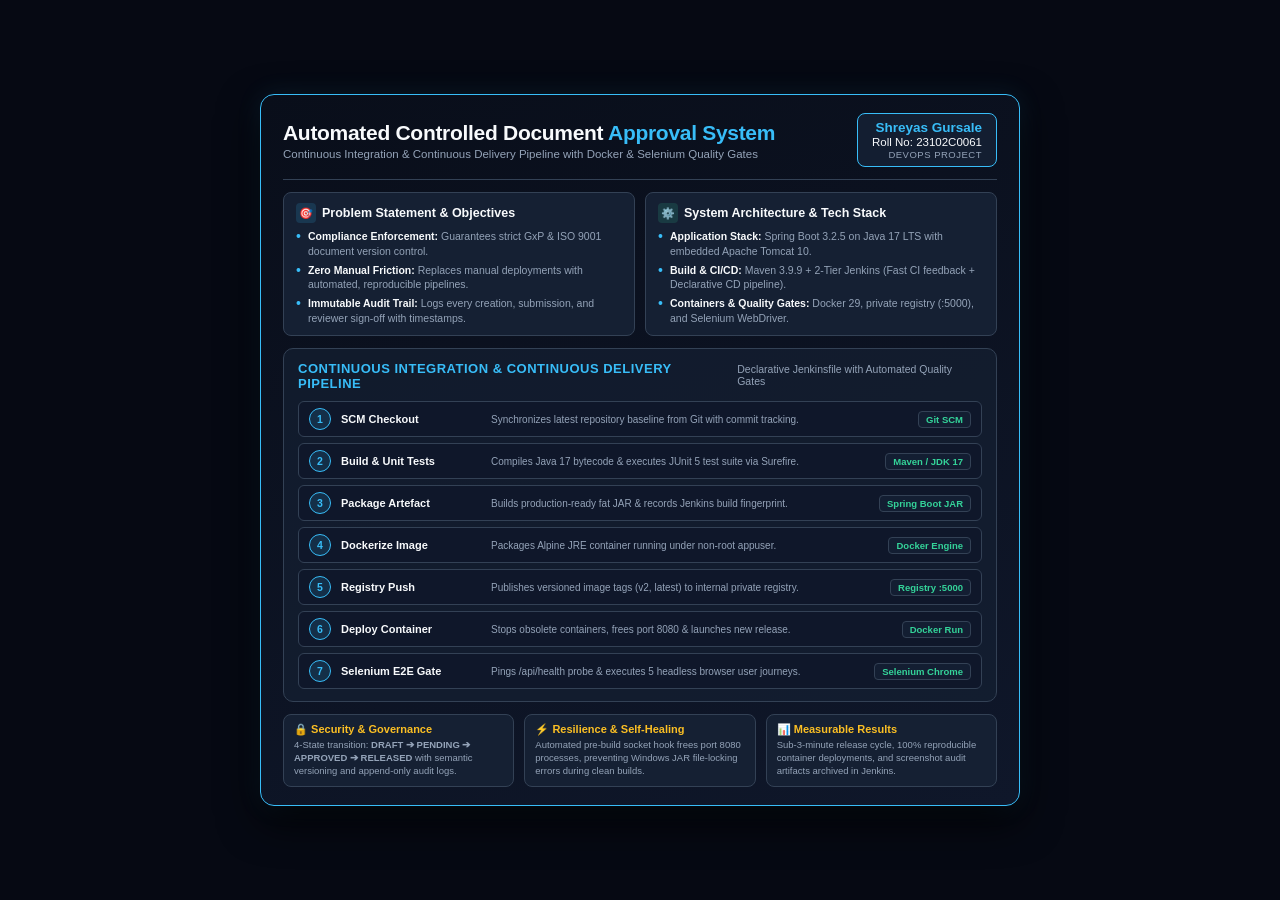
<file: DevOps_Project_Poster.html>
<!DOCTYPE html>
<html lang="en">
<head>
  <meta charset="UTF-8">
  <meta name="viewport" content="width=device-width, initial-scale=1.0">
  <title>DevOps Project Poster - Automated Controlled Document Approval System</title>
  <style>
    :root {
      --bg: #0b1120;
      --card-bg: #152033;
      --border-accent: #1e293b;
      --border-card: #334155;
      --text-main: #f8fafc;
      --text-muted: #94a3b8;
      --cyan: #38bdf8;
      --green: #34d399;
      --amber: #fbbf24;
      --purple: #c084fc;
    }

    * {
      box-sizing: border-box;
      margin: 0;
      padding: 0;
      font-family: -apple-system, BlinkMacSystemFont, "Segoe UI", Roboto, Helvetica, Arial, sans-serif;
    }

    body {
      background-color: #060913;
      color: var(--text-main);
      margin: 0;
      padding: 16px;
      display: flex;
      justify-content: center;
      align-items: center;
      min-height: 100vh;
    }

    .poster-container {
      width: 760px;
      max-width: 100%;
      background: linear-gradient(160deg, #090e1a 0%, #0f172a 100%);
      border: 1.5px solid var(--cyan);
      border-radius: 14px;
      padding: 18px 22px;
      box-shadow: 0 15px 40px rgba(0, 0, 0, 0.8), 0 0 25px rgba(56, 189, 248, 0.12);
    }

    /* Top Banner */
    .header-banner {
      display: flex;
      justify-content: space-between;
      align-items: center;
      border-bottom: 1px solid var(--border-card);
      padding-bottom: 12px;
      margin-bottom: 12px;
    }

    .header-title-area h1 {
      font-size: 21px;
      font-weight: 800;
      color: var(--text-main);
      letter-spacing: -0.3px;
      line-height: 1.2;
    }

    .header-title-area h1 span {
      color: var(--cyan);
    }

    .header-title-area p {
      font-size: 11.5px;
      color: var(--text-muted);
      font-weight: 500;
      margin-top: 3px;
    }

    .student-badge-card {
      background: rgba(21, 32, 51, 0.9);
      border: 1px solid var(--cyan);
      border-radius: 8px;
      padding: 6px 14px;
      text-align: right;
      flex-shrink: 0;
    }

    .student-badge-card .name {
      font-size: 13.5px;
      font-weight: 700;
      color: var(--cyan);
    }

    .student-badge-card .roll {
      font-size: 11.5px;
      color: var(--text-main);
      margin-top: 1px;
    }

    .student-badge-card .dept {
      font-size: 9.5px;
      color: var(--text-muted);
      text-transform: uppercase;
      letter-spacing: 0.5px;
      margin-top: 1px;
    }

    /* 2-Column Overview Grid */
    .poster-grid {
      display: grid;
      grid-template-columns: 1fr 1fr;
      gap: 10px;
      margin-bottom: 12px;
    }

    .card {
      background: var(--card-bg);
      border: 1px solid var(--border-card);
      border-radius: 8px;
      padding: 10px 12px;
    }

    .card-header {
      display: flex;
      align-items: center;
      gap: 6px;
      margin-bottom: 6px;
    }

    .card-header .icon-circle {
      width: 20px;
      height: 20px;
      border-radius: 4px;
      display: flex;
      align-items: center;
      justify-content: center;
      font-size: 11px;
    }

    .card-header h2 {
      font-size: 12.5px;
      font-weight: 700;
      color: var(--text-main);
    }

    .card ul {
      list-style-type: none;
    }

    .card li {
      font-size: 10.5px;
      line-height: 1.4;
      color: var(--text-muted);
      margin-bottom: 4px;
      position: relative;
      padding-left: 12px;
    }

    .card li:last-child {
      margin-bottom: 0;
    }

    .card li::before {
      content: "•";
      color: var(--cyan);
      font-size: 14px;
      position: absolute;
      left: 0;
      top: -2px;
    }

    .card li strong {
      color: var(--text-main);
    }

    /* Pipeline Section (Portrait) */
    .pipeline-section {
      background: rgba(21, 32, 51, 0.7);
      border: 1px solid var(--border-card);
      border-radius: 10px;
      padding: 12px 14px;
      margin-bottom: 12px;
    }

    .pipeline-header {
      display: flex;
      justify-content: space-between;
      align-items: baseline;
      margin-bottom: 10px;
    }

    .pipeline-header h2 {
      font-size: 13px;
      font-weight: 800;
      color: var(--cyan);
      letter-spacing: 0.5px;
      text-transform: uppercase;
    }

    .pipeline-header p {
      font-size: 10.5px;
      color: var(--text-muted);
    }

    /* 7 Steps - Arranged vertically/compactly */
    .pipeline-flow-vertical {
      display: flex;
      flex-direction: column;
      gap: 6px;
    }

    .pipeline-step-row {
      display: flex;
      align-items: center;
      background: #0f172a;
      border: 1px solid var(--border-card);
      border-radius: 6px;
      padding: 6px 10px;
      gap: 10px;
    }

    .step-number-badge {
      width: 22px;
      height: 22px;
      line-height: 20px;
      text-align: center;
      border-radius: 50%;
      background: rgba(56, 189, 248, 0.15);
      color: var(--cyan);
      font-weight: 800;
      font-size: 10.5px;
      border: 1px solid var(--cyan);
      flex-shrink: 0;
    }

    .step-name-block {
      width: 140px;
      flex-shrink: 0;
    }

    .step-name-block .step-title {
      font-size: 11px;
      font-weight: 700;
      color: var(--text-main);
      line-height: 1.2;
    }

    .step-desc-text {
      flex-grow: 1;
      font-size: 10px;
      color: var(--text-muted);
      line-height: 1.35;
    }

    .step-tool-pill {
      background: rgba(21, 32, 51, 0.9);
      border: 1px solid var(--border-card);
      padding: 2px 7px;
      border-radius: 4px;
      font-size: 9.5px;
      font-weight: 600;
      color: var(--green);
      flex-shrink: 0;
    }

    /* Bottom 3 Highlights */
    .highlights-grid {
      display: grid;
      grid-template-columns: repeat(3, 1fr);
      gap: 10px;
    }

    .highlight-card {
      background: var(--card-bg);
      border: 1px solid var(--border-card);
      border-radius: 8px;
      padding: 8px 10px;
    }

    .highlight-card h3 {
      font-size: 11px;
      font-weight: 700;
      color: var(--amber);
      margin-bottom: 3px;
    }

    .highlight-card p {
      font-size: 9.5px;
      color: var(--text-muted);
      line-height: 1.35;
    }

    /* Portrait Print Styling */
    @page {
      size: A4 portrait;
      margin: 8mm;
    }

    @media print {
      html, body {
        width: 100% !important;
        height: 100% !important;
        margin: 0 !important;
        padding: 0 !important;
        background: #060913 !important;
        -webkit-print-color-adjust: exact !important;
        print-color-adjust: exact !important;
        overflow: hidden !important;
      }

      .poster-container {
        width: 100% !important;
        max-width: 100% !important;
        height: 100% !important;
        border: 1px solid var(--cyan) !important;
        box-shadow: none !important;
        page-break-inside: avoid !important;
        page-break-after: avoid !important;
        page-break-before: avoid !important;
      }
    }
  </style>
</head>
<body>

  <div class="poster-container">
    
    <!-- Top Banner -->
    <header class="header-banner">
      <div class="header-title-area">
        <h1>Automated Controlled Document <span>Approval System</span></h1>
        <p>Continuous Integration & Continuous Delivery Pipeline with Docker & Selenium Quality Gates</p>
      </div>
      <div class="student-badge-card">
        <div class="name">Shreyas Gursale</div>
        <div class="roll">Roll No: 23102C0061</div>
        <div class="dept">DevOps Project</div>
      </div>
    </header>

    <!-- Mid Grid: Problem Statement & System Architecture -->
    <div class="poster-grid">
      <div class="card">
        <div class="card-header">
          <div class="icon-circle" style="background: rgba(56, 189, 248, 0.15); color: var(--cyan);">🎯</div>
          <h2>Problem Statement & Objectives</h2>
        </div>
        <ul>
          <li><strong>Compliance Enforcement:</strong> Guarantees strict GxP & ISO 9001 document version control.</li>
          <li><strong>Zero Manual Friction:</strong> Replaces manual deployments with automated, reproducible pipelines.</li>
          <li><strong>Immutable Audit Trail:</strong> Logs every creation, submission, and reviewer sign-off with timestamps.</li>
        </ul>
      </div>

      <div class="card">
        <div class="card-header">
          <div class="icon-circle" style="background: rgba(52, 211, 153, 0.15); color: var(--green);">⚙️</div>
          <h2>System Architecture & Tech Stack</h2>
        </div>
        <ul>
          <li><strong>Application Stack:</strong> Spring Boot 3.2.5 on Java 17 LTS with embedded Apache Tomcat 10.</li>
          <li><strong>Build & CI/CD:</strong> Maven 3.9.9 + 2-Tier Jenkins (Fast CI feedback + Declarative CD pipeline).</li>
          <li><strong>Containers & Quality Gates:</strong> Docker 29, private registry (:5000), and Selenium WebDriver.</li>
        </ul>
      </div>
    </div>

    <!-- Center Section: 7-Stage Pipeline Flowchart (Portrait List) -->
    <section class="pipeline-section">
      <div class="pipeline-header">
        <h2>Continuous Integration & Continuous Delivery Pipeline</h2>
        <p>Declarative Jenkinsfile with Automated Quality Gates</p>
      </div>

      <div class="pipeline-flow-vertical">
        
        <!-- Step 1 -->
        <div class="pipeline-step-row">
          <div class="step-number-badge">1</div>
          <div class="step-name-block"><div class="step-title">SCM Checkout</div></div>
          <div class="step-desc-text">Synchronizes latest repository baseline from Git with commit tracking.</div>
          <div class="step-tool-pill">Git SCM</div>
        </div>

        <!-- Step 2 -->
        <div class="pipeline-step-row">
          <div class="step-number-badge">2</div>
          <div class="step-name-block"><div class="step-title">Build & Unit Tests</div></div>
          <div class="step-desc-text">Compiles Java 17 bytecode & executes JUnit 5 test suite via Surefire.</div>
          <div class="step-tool-pill">Maven / JDK 17</div>
        </div>

        <!-- Step 3 -->
        <div class="pipeline-step-row">
          <div class="step-number-badge">3</div>
          <div class="step-name-block"><div class="step-title">Package Artefact</div></div>
          <div class="step-desc-text">Builds production-ready fat JAR & records Jenkins build fingerprint.</div>
          <div class="step-tool-pill">Spring Boot JAR</div>
        </div>

        <!-- Step 4 -->
        <div class="pipeline-step-row">
          <div class="step-number-badge">4</div>
          <div class="step-name-block"><div class="step-title">Dockerize Image</div></div>
          <div class="step-desc-text">Packages Alpine JRE container running under non-root appuser.</div>
          <div class="step-tool-pill">Docker Engine</div>
        </div>

        <!-- Step 5 -->
        <div class="pipeline-step-row">
          <div class="step-number-badge">5</div>
          <div class="step-name-block"><div class="step-title">Registry Push</div></div>
          <div class="step-desc-text">Publishes versioned image tags (v2, latest) to internal private registry.</div>
          <div class="step-tool-pill">Registry :5000</div>
        </div>

        <!-- Step 6 -->
        <div class="pipeline-step-row">
          <div class="step-number-badge">6</div>
          <div class="step-name-block"><div class="step-title">Deploy Container</div></div>
          <div class="step-desc-text">Stops obsolete containers, frees port 8080 & launches new release.</div>
          <div class="step-tool-pill">Docker Run</div>
        </div>

        <!-- Step 7 -->
        <div class="pipeline-step-row">
          <div class="step-number-badge">7</div>
          <div class="step-name-block"><div class="step-title">Selenium E2E Gate</div></div>
          <div class="step-desc-text">Pings /api/health probe & executes 5 headless browser user journeys.</div>
          <div class="step-tool-pill">Selenium Chrome</div>
        </div>

      </div>
    </section>

    <!-- Bottom 3 Highlights -->
    <div class="highlights-grid">
      <div class="highlight-card">
        <h3>🔒 Security & Governance</h3>
        <p>4-State transition: <strong>DRAFT ➔ PENDING ➔ APPROVED ➔ RELEASED</strong> with semantic versioning and append-only audit logs.</p>
      </div>
      <div class="highlight-card">
        <h3>⚡ Resilience & Self-Healing</h3>
        <p>Automated pre-build socket hook frees port 8080 processes, preventing Windows JAR file-locking errors during clean builds.</p>
      </div>
      <div class="highlight-card">
        <h3>📊 Measurable Results</h3>
        <p>Sub-3-minute release cycle, 100% reproducible container deployments, and screenshot audit artifacts archived in Jenkins.</p>
      </div>
    </div>

  </div>

</body>
</html>
</file>
